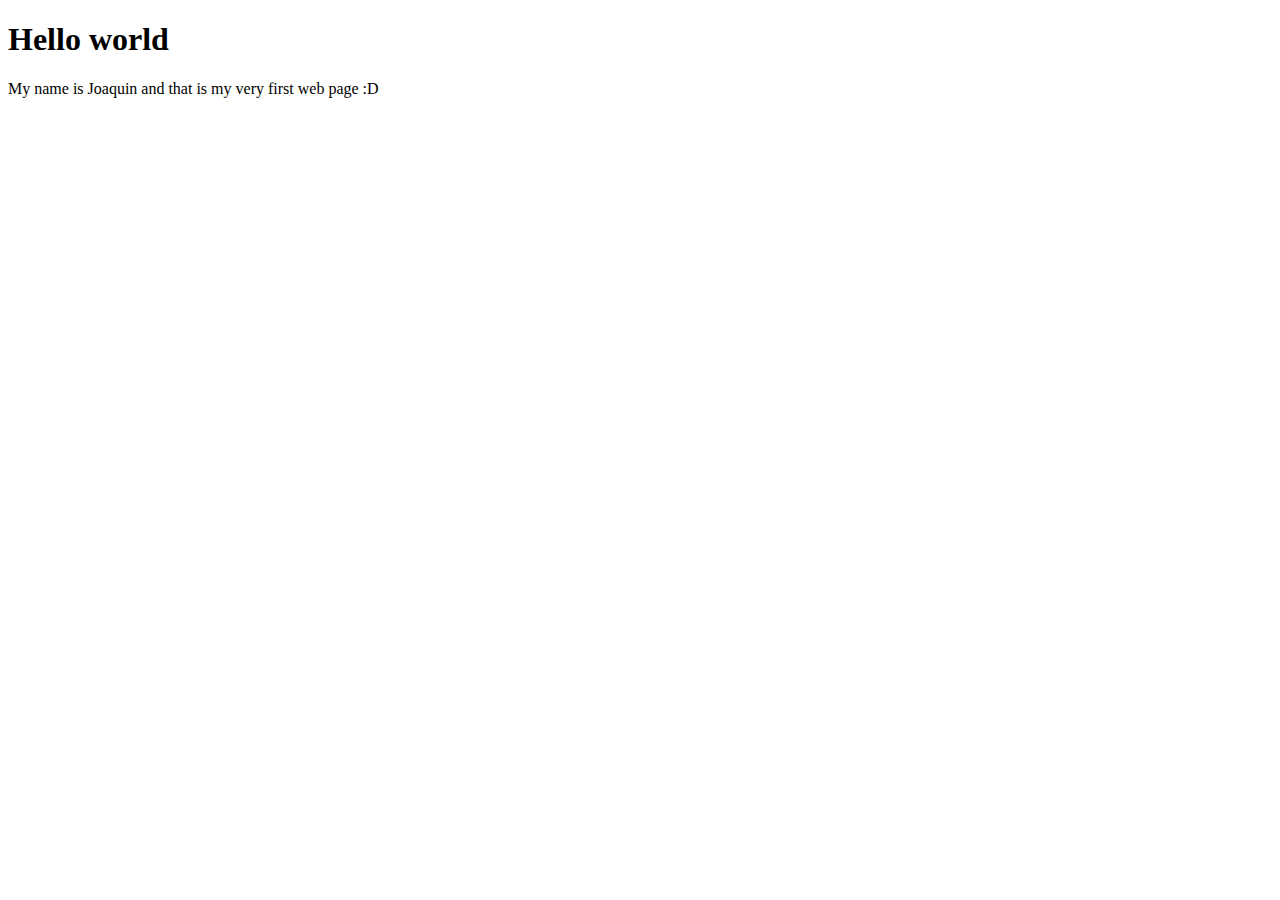
<file: build_responsible_html_css/01- Start/index.html>
<!DOCTYPE html>
<html lang="en">
<head>
    <meta charset="UTF-8">
    <meta name="viewport" content="width=device-width, initial-scale=1.0">
    <title>Hello world</title>
</head>
<body>
    <h1>Hello world</h1>
    <p>My name is Joaquin and that is my very first web page :D</p>
    
</body>
</html>
</file>
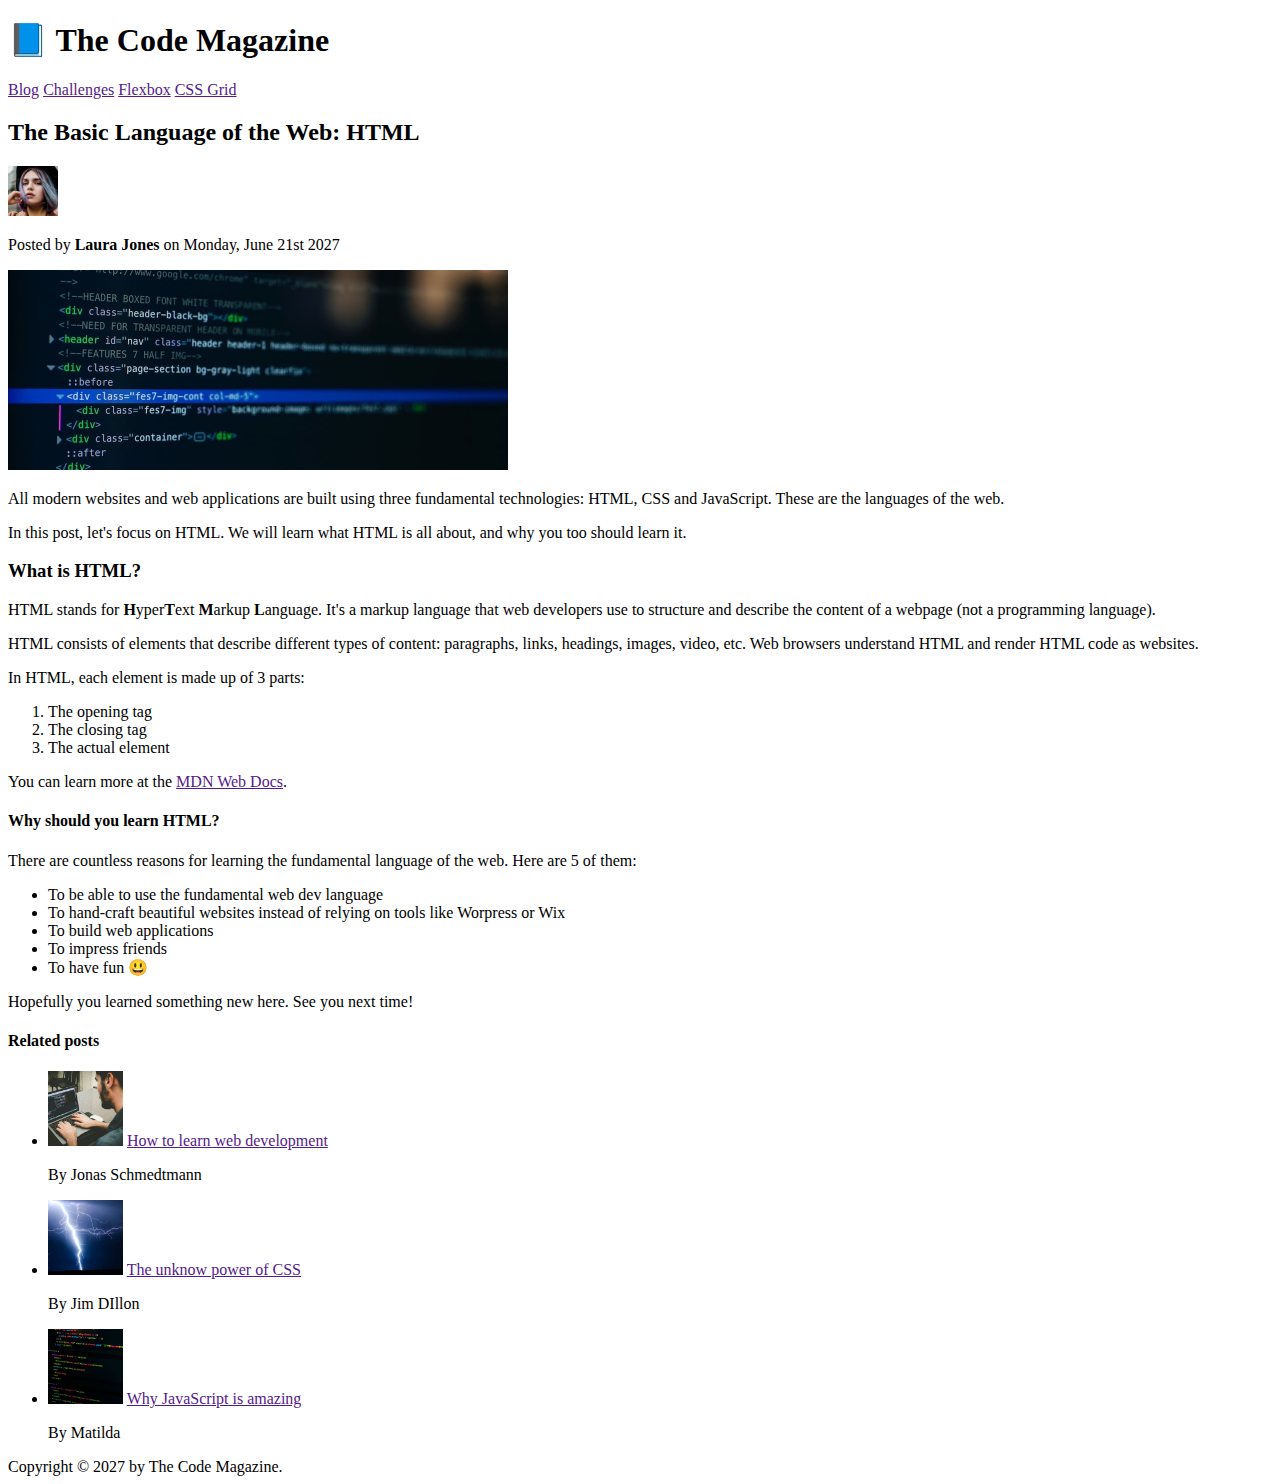
<file: build_responsible_html_css/02-HTML-Fundamentals/index.html>
<!DOCTYPE html>
<html lang="en">
<head>
    <meta charset="UTF-8">
    <meta name="viewport" content="width=device-width, initial-scale=1.0">
    <title>The basic language of the web</title>
</head>
<body>

    <h1>📘 The Code Magazine</h1>
    <article>
    <header>
        <a href="">Blog</a>
        <a href="">Challenges</a>
        <a href="">Flexbox</a>
        <a href=>CSS Grid</a>
    </header>
    <h2>The Basic Language of the Web: HTML</h2>
    <img src="img/laura-jones.jpg" alt="" height="50" width="50">
    <p>Posted by <b>Laura Jones</b> on Monday, June 21st 2027</p>
    <img src="img/post-img.jpg" alt="" height="200" width="500">
    <br>
    <p>All modern websites and web applications are built using three fundamental technologies: HTML, CSS and JavaScript. These are the languages of the web. </p>
    <p>In this post, let's focus on HTML. We will learn what HTML is all about, and why you too should learn it.</p>
    <h3>What is HTML?</h3>
    <p>HTML stands for <b>H</b>yper<b>T</b>ext <b>M</b>arkup <b>L</b>anguage. It's a markup language that web developers use to structure and describe the content of a webpage (not a programming language).</p>
    <p>HTML consists of elements that describe different types of content: paragraphs, links, headings, images, video, etc. Web browsers understand HTML and render HTML code as websites.</p>
    <p>In HTML, each element is made up of 3 parts:</p>
    <ol>
        <li>The opening tag</li>
        <li>The closing tag</li>
        <li>The actual element</li>
    </ol>
    <p>You can learn more at the <a href="">MDN Web Docs</a>.</p>
    <h4>Why should you learn HTML?</h4>
    <p>There are countless reasons for learning the fundamental language of the web. Here are 5 of them:</p>
    <ul>
        <li>To be able to use the fundamental web dev language</li>    
        <li>To hand-craft beautiful websites instead of relying on tools like Worpress or Wix</li>
        <li>To build web applications</li>
        <li>To impress friends</li>
        <li>To have fun 😃</li>            
    </ul>
    <p>Hopefully you learned something new here. See you next time!</p>
    <aside>
        <h4>Related posts</h4>
        <ul>
            <li>
                <img src="img/related-1.jpg" alt="" width="75" height="75"> <a href="">How to learn web development</a>
                <p>By Jonas Schmedtmann</p>
            </li>
            <li>
                <img src="img/related-2.jpg" alt="" width="75" height="75"> <a href="">The unknow power of CSS</a>
                <p>By Jim DIllon</p>
            </li>
            <li>
                <img src="img/related-3.jpg" alt="" width="75" height="75"> <a href="">Why JavaScript is amazing</a>
                <p>By Matilda</p>
            </li>            
        </ul>
    </aside>
    </article>
    <footer>Copyright © 2027 by The Code Magazine.</footer>
</body>
</html>
</file>
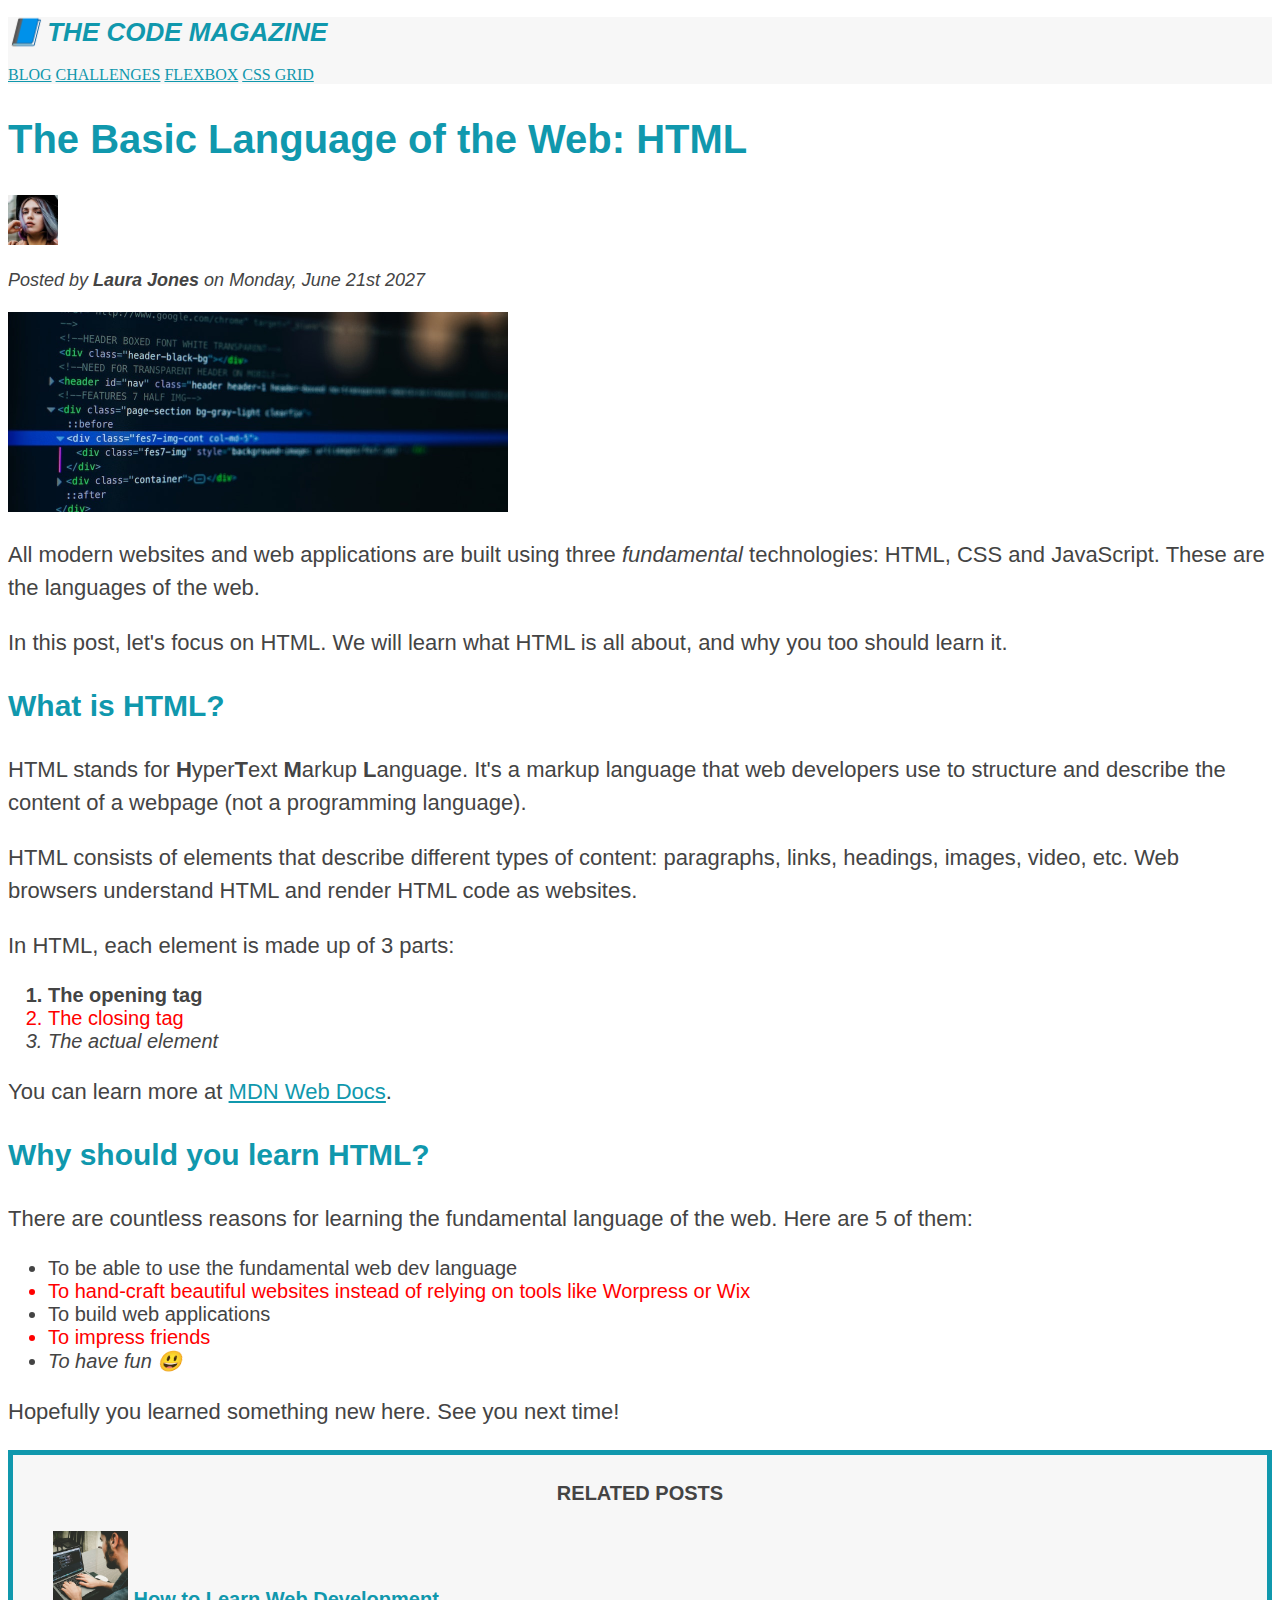
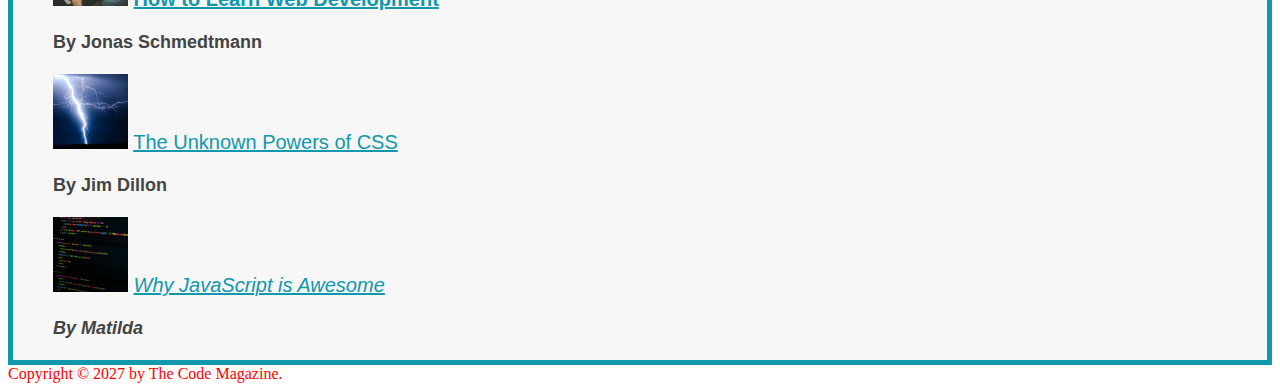
<file: build_responsible_html_css/03-CSS-Fundamentals/index.html>
<!DOCTYPE html>
<html lang="en">
  <head>
    <meta charset="UTF-8" />
    <title>The Basic Language of the Web: HTML</title>
    <link rel="stylesheet" href="style.css">
  </head>

  <body>
    <!--
    <h1>The Basic Language of the Web: HTML</h1>
    <h2>The Basic Language of the Web: HTML</h2>
    <h3>The Basic Language of the Web: HTML</h3>
    <h4>The Basic Language of the Web: HTML</h4>
    <h5>The Basic Language of the Web: HTML</h5>
    <h6>The Basic Language of the Web: HTML</h6>
    -->

    <header class="main-header">
      <h1>📘 The Code Magazine</h1>

      <nav>
        <a href="blog.html">Blog</a>
        <a href="#">Challenges</a>
        <a href="#">Flexbox</a>
        <a href="#">CSS Grid</a>
      </nav>
    </header>

    <article>
      <header>
        <h2>The Basic Language of the Web: HTML</h2>

        <img
          src="img/laura-jones.jpg"
          alt="Headshot of Laura Jones"
          height="50"
          width="50"
        />

        <p class="posted_by">Posted by <strong>Laura Jones</strong> on Monday, June 21st 2027</p>

        <img
          src="img/post-img.jpg"
          alt="HTML code on a screen"
          width="500"
          height="200"
        />
      </header>

      <p>
        All modern websites and web applications are built using three
        <em>fundamental</em>
        technologies: HTML, CSS and JavaScript. These are the languages of the
        web.
      </p>

      <p>
        In this post, let's focus on HTML. We will learn what HTML is all about,
        and why you too should learn it.
      </p>

      <h3>What is HTML?</h3>
      <p>
        HTML stands for <strong>H</strong>yper<strong>T</strong>ext
        <strong>M</strong>arkup <strong>L</strong>anguage. It's a markup
        language that web developers use to structure and describe the content
        of a webpage (not a programming language).
      </p>
      <p>
        HTML consists of elements that describe different types of content:
        paragraphs, links, headings, images, video, etc. Web browsers understand
        HTML and render HTML code as websites.
      </p>
      <p>In HTML, each element is made up of 3 parts:</p>

      <ol>
        <li class="first-li">The opening tag</li>
        <li>The closing tag</li>
        <li>The actual element</li>
      </ol>

      <p>
        You can learn more at
        <a
          href="https://developer.mozilla.org/en-US/docs/Web/HTML"
          target="_blank"
          class="hyperlinks"
          >MDN Web Docs</a
        >.
      </p>

      <h3>Why should you learn HTML?</h3>

      <p>
        There are countless reasons for learning the fundamental language of the
        web. Here are 5 of them:
      </p>

      <ul>
        <li>To be able to use the fundamental web dev language</li>
        <li>
          To hand-craft beautiful websites instead of relying on tools like
          Worpress or Wix
        </li>
        <li>To build web applications</li>
        <li>To impress friends</li>
        <li>To have fun 😃</li>
      </ul>

      <p>Hopefully you learned something new here. See you next time!</p>
    </article>

    <aside class="footer-web">
      <h4>Related posts</h4>

      <ul class="related-post">
        <li class="first-li">
          <img
            src="img/related-1.jpg"
            alt="Person programming"
            width="75"
            width="75"
          />
          <a href="#">How to Learn Web Development</a>
          <p class="related-author">By Jonas Schmedtmann</p>
        </li>
        <li>
          <img src="img/related-2.jpg" alt="Lightning" width="75" heigth="75" />
          <a href="#">The Unknown Powers of CSS</a>
          <p class="related-author">By Jim Dillon</p>
        </li>
        <li>
          <img
            src="img/related-3.jpg"
            alt="JavaScript code on a screen"
            width="75"
            height="75"
          />
          <a href="#">Why JavaScript is Awesome</a>
          <p class="related-author">By Matilda</p>
        </li>
      </ul>
    </aside>

    <footer id="copyright" class="copyright text">Copyright &copy; 2027 by The Code Magazine.</footer>
  </body>
</html>
</file>
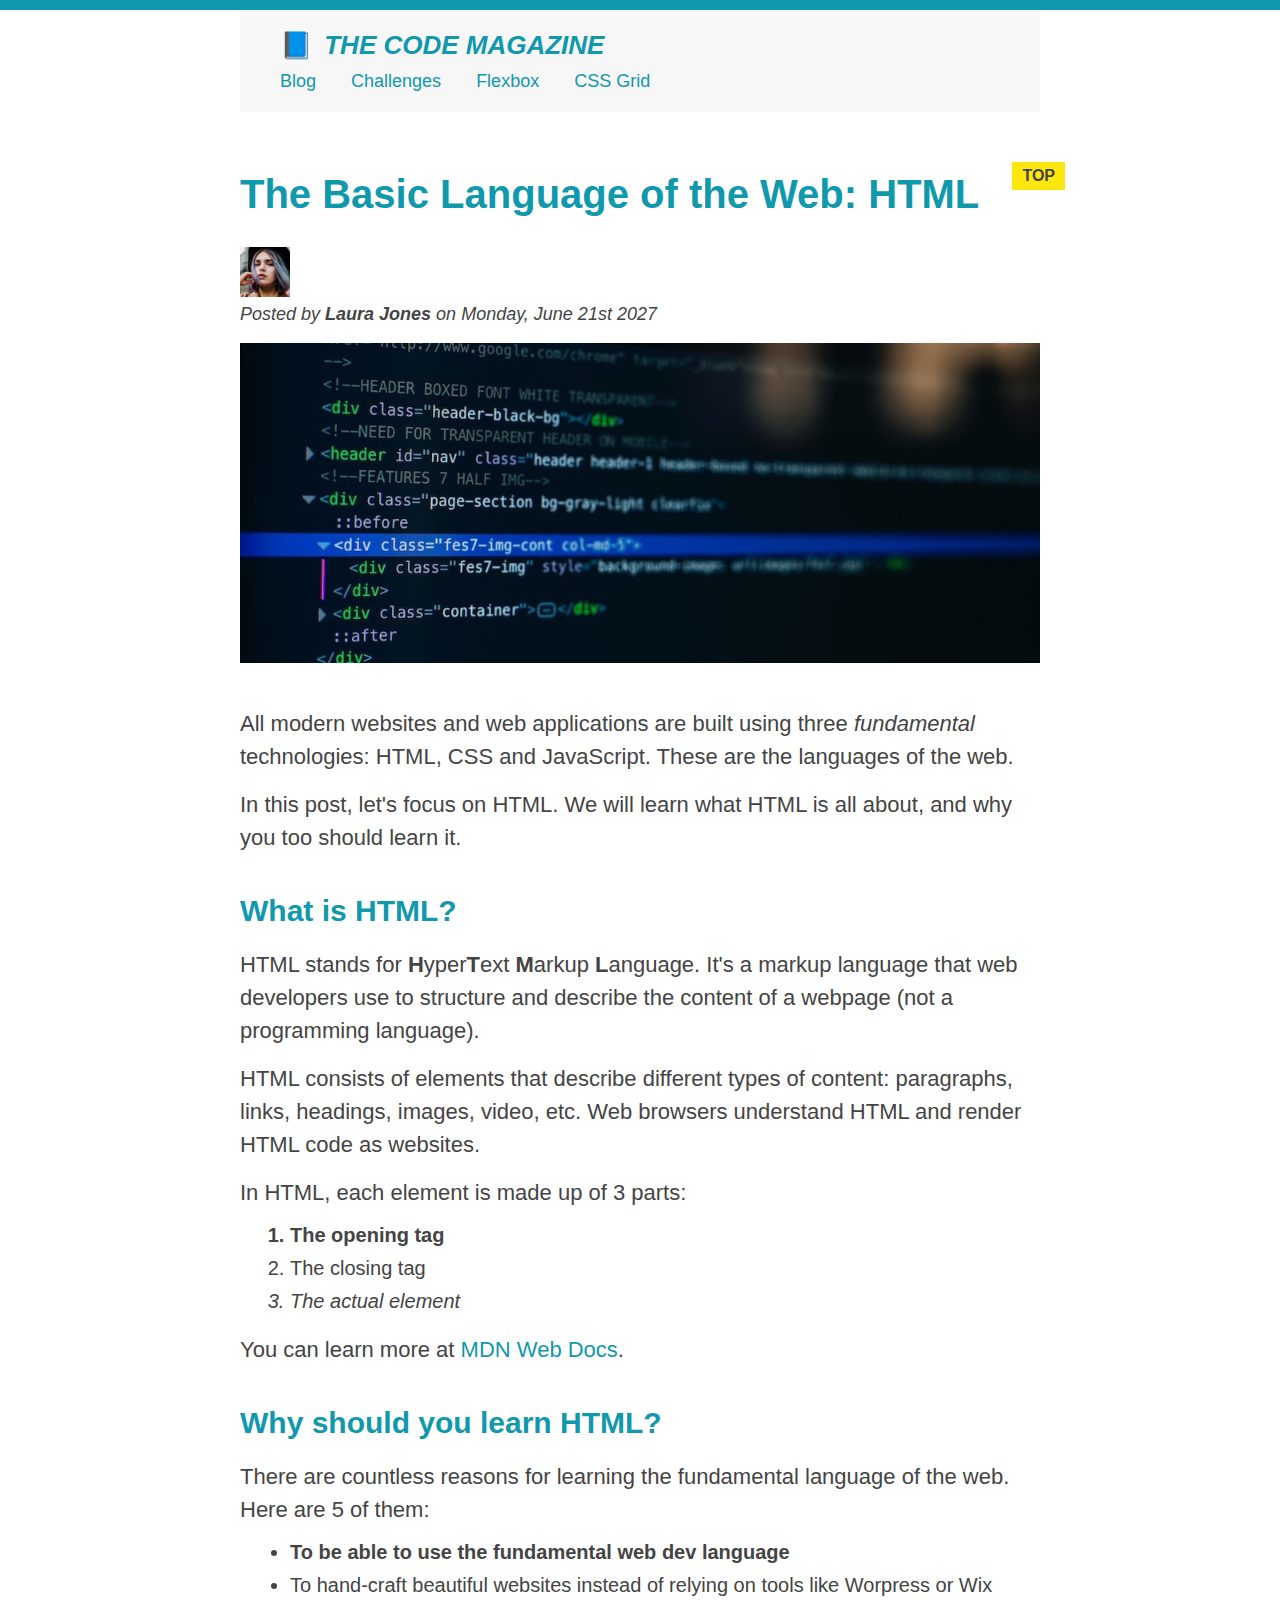
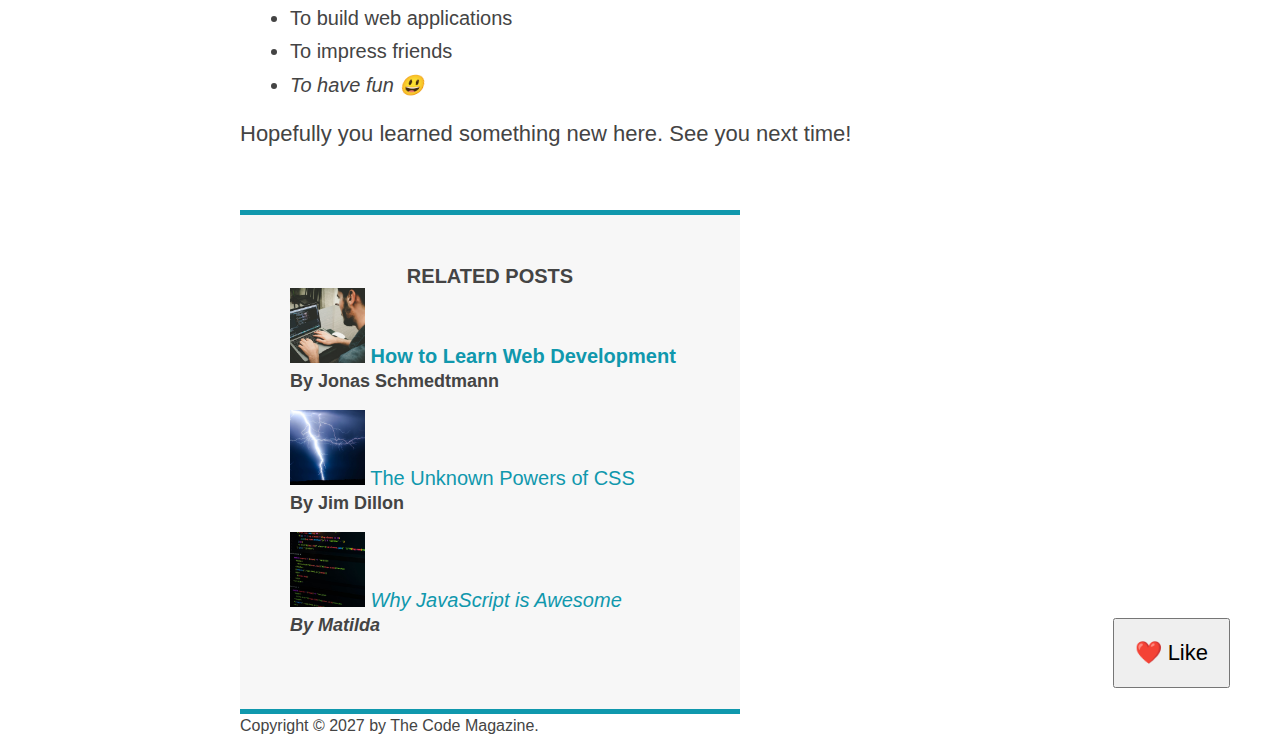
<file: build_responsible_html_css/04-CSS-Layouts/index.html>
<!DOCTYPE html>
<html lang="en">
  <head>
    <meta charset="UTF-8" />
    <link href="style.css" rel="stylesheet" />

    <title>The Basic Language of the Web: HTML</title>
  </head>

  <body>
    <!--
    <h1>The Basic Language of the Web: HTML</h1>
    <h2>The Basic Language of the Web: HTML</h2>
    <h3>The Basic Language of the Web: HTML</h3>
    <h4>The Basic Language of the Web: HTML</h4>
    <h5>The Basic Language of the Web: HTML</h5>
    <h6>The Basic Language of the Web: HTML</h6>
    -->

    <div class="container">
      <header class="main-header">
        <h1>📘 The Code Magazine</h1>

        <nav>
          <!-- <strong>This is the navigation</strong> -->
          <a href="blog.html">Blog</a>
          <a href="#">Challenges</a>
          <a href="#">Flexbox</a>
          <a href="#">CSS Grid</a>
        </nav>
      </header>

      <article>
        <header class="post-header">
          <h2>The Basic Language of the Web: HTML</h2>

          <img
            src="img/laura-jones.jpg"
            alt="Headshot of Laura Jones"
            height="50"
            width="50"
          />

          <p id="author">
            Posted by <strong>Laura Jones</strong> on Monday, June 21st 2027
          </p>

          <img
            src="img/post-img.jpg"
            alt="HTML code on a screen"
            width="500"
            height="200"
            class="post-img"
          />
          <button>❤️ Like</button>
        </header>

        <p>
          All modern websites and web applications are built using three
          <em>fundamental</em>
          technologies: HTML, CSS and JavaScript. These are the languages of the
          web.
        </p>

        <p>
          In this post, let's focus on HTML. We will learn what HTML is all
          about, and why you too should learn it.
        </p>

        <h3>What is HTML?</h3>
        <p>
          HTML stands for <strong>H</strong>yper<strong>T</strong>ext
          <strong>M</strong>arkup <strong>L</strong>anguage. It's a markup
          language that web developers use to structure and describe the content
          of a webpage (not a programming language).
        </p>
        <p>
          HTML consists of elements that describe different types of content:
          paragraphs, links, headings, images, video, etc. Web browsers
          understand HTML and render HTML code as websites.
        </p>
        <p>In HTML, each element is made up of 3 parts:</p>

        <ol>
          <li class="first-li">The opening tag</li>
          <li>The closing tag</li>
          <li>The actual element</li>
        </ol>

        <p>
          You can learn more at
          <a
            href="https://developer.mozilla.org/en-US/docs/Web/HTML"
            target="_blank"
            >MDN Web Docs</a
          >.
        </p>

        <h3>Why should you learn HTML?</h3>

        <p>
          There are countless reasons for learning the fundamental language of
          the web. Here are 5 of them:
        </p>

        <ul>
          <li class="first-li">
            To be able to use the fundamental web dev language
          </li>
          <li>
            To hand-craft beautiful websites instead of relying on tools like
            Worpress or Wix
          </li>
          <li>To build web applications</li>
          <li>To impress friends</li>
          <li>To have fun 😃</li>
        </ul>

        <p>Hopefully you learned something new here. See you next time!</p>
      </article>

      <aside>
        <h4>Related posts</h4>

        <ul class="related">
          <li>
            <img
              src="img/related-1.jpg"
              alt="Person programming"
              width="75"
              height="75"
            />
            <a href="#">How to Learn Web Development</a>
            <p class="related-author">By Jonas Schmedtmann</p>
          </li>
          <li>
            <img
              src="img/related-2.jpg"
              alt="Lightning"
              width="75"
              height="75"
            />
            <a href="#">The Unknown Powers of CSS</a>
            <p class="related-author">By Jim Dillon</p>
          </li>
          <li>
            <img
              src="img/related-3.jpg"
              alt="JavaScript code on a screen"
              width="75"
              height="75"
            />
            <a href="#">Why JavaScript is Awesome</a>
            <p class="related-author">By Matilda</p>
          </li>
        </ul>
      </aside>

      <footer>
        <p id="copyright" class="copyright text">
          Copyright &copy; 2027 by The Code Magazine.
        </p>
      </footer>
    </div>
  </body>
</html>
</file>
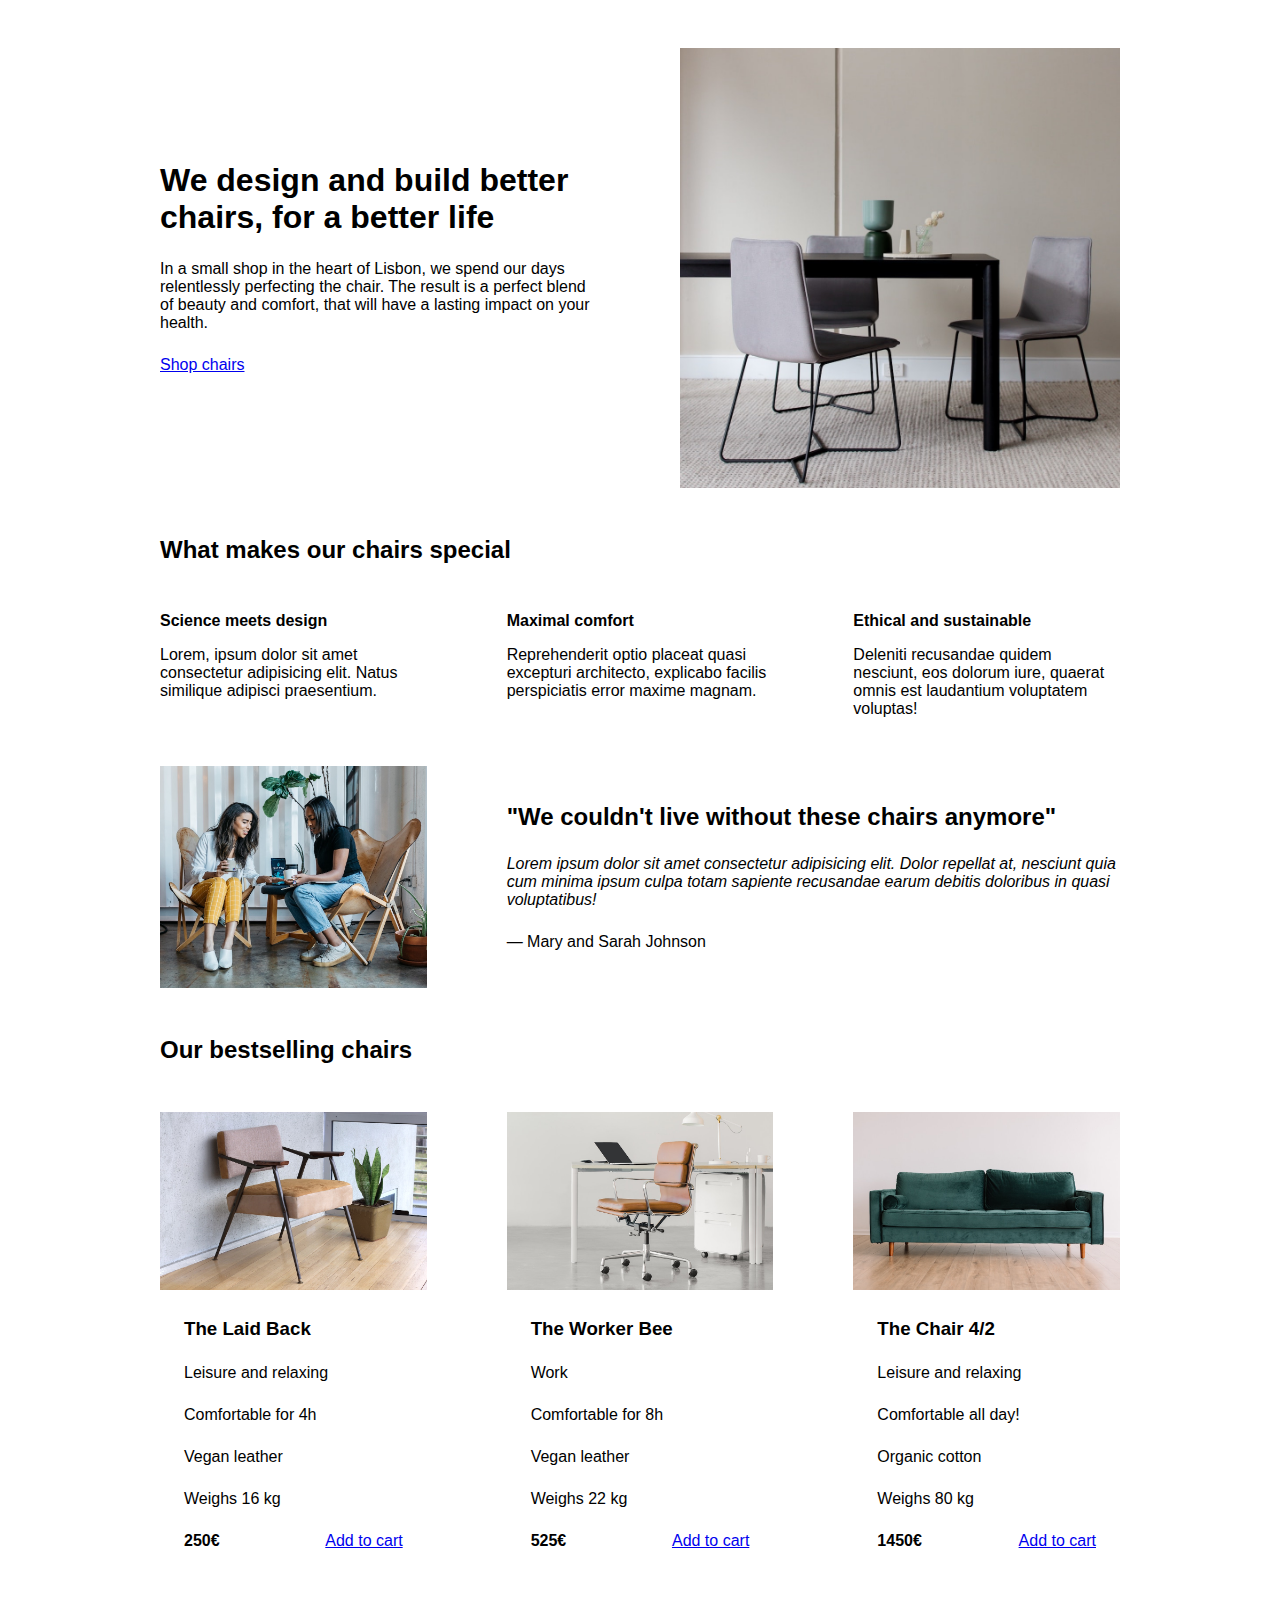
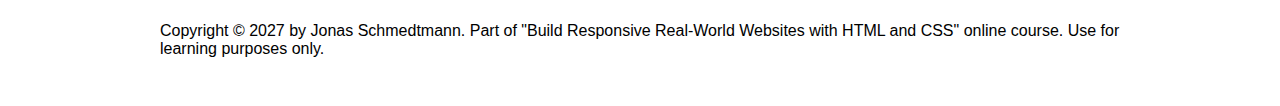
<file: build_responsible_html_css/05-Design/index.html>
<!DOCTYPE html>
<html lang="en">
  <head>
    <meta charset="UTF-8" />
    <meta http-equiv="X-UA-Compatible" content="IE=edge" />
    <meta name="viewport" content="width=device-width, initial-scale=1.0" />

    <link rel="stylesheet" href="style.css" />
    <title>Lisbon Chair Shop</title>
  </head>
  <body>
    <div class="container">
      <header>
        <div class="header-text-box">
          <h1>We design and build better chairs, for a better life</h1>
          <p class="header-text">
            In a small shop in the heart of Lisbon, we spend our days
            relentlessly perfecting the chair. The result is a perfect blend of
            beauty and comfort, that will have a lasting impact on your health.
          </p>
          <a class="btn btn--big" href="#">Shop chairs</a>
        </div>
        <img src="hero.jpg" alt="Photo" />
      </header>

      <section>
        <h2>What makes our chairs special</h2>
        <div class="grid-3-cols">
          <div>
            <p class="features-title"><strong>Science meets design</strong></p>
            <p class="features-text">
              Lorem, ipsum dolor sit amet consectetur adipisicing elit. Natus
              similique adipisci praesentium.
            </p>
          </div>

          <div>
            <p class="features-title">
              <strong>Maximal comfort</strong>
            </p>
            <p class="features-text">
              Reprehenderit optio placeat quasi excepturi architecto, explicabo
              facilis perspiciatis error maxime magnam.
            </p>
          </div>

          <div>
            <p class="features-title">
              <strong>Ethical and sustainable</strong>
            </p>
            <p class="features-text">
              Deleniti recusandae quidem nesciunt, eos dolorum iure, quaerat
              omnis est laudantium voluptatem voluptas!
            </p>
          </div>
        </div>
      </section>

      <section class="testimonial-section">
        <div class="grid-3-cols">
          <img src="customers.jpg" alt="People sitting on chairs" />
          <div class="testimonial-box">
            <h2>"We couldn't live without these chairs anymore"</h2>
            <blockquote class="testimonial-text">
              Lorem ipsum dolor sit amet consectetur adipisicing elit. Dolor
              repellat at, nesciunt quia cum minima ipsum culpa totam sapiente
              recusandae earum debitis doloribus in quasi voluptatibus!
            </blockquote>
            <p class="testimonial-author">&mdash; Mary and Sarah Johnson</p>
          </div>
        </div>
      </section>

      <section>
        <h2>Our bestselling chairs</h2>
        <div class="grid-3-cols">
          <figure class="chair">
            <img src="chair-1.jpg" alt="Chair" />
            <div class="chair-box">
              <h3>The Laid Back</h3>
              <ul class="chair-details">
                <li>
                  <!-- Span is a generic INLINE text element, it doesn't have any meaning. It's like a div element, but inline -->
                  <span>Leisure and relaxing</span>
                </li>
                <li>
                  <span>Comfortable for 4h</span>
                </li>
                <li>
                  <span>Vegan leather</span>
                </li>
                <li>
                  <span>Weighs 16 kg</span>
                </li>
              </ul>
              <div class="chair-price">
                <strong>250€</strong>
                <a href="#" class="btn btn--small">Add to cart</a>
              </div>
            </div>
          </figure>

          <figure class="chair">
            <img src="chair-2.jpg" alt="Chair" />
            <div class="chair-box">
              <h3>The Worker Bee</h3>
              <ul class="chair-details">
                <li>
                  <span>Work</span>
                </li>
                <li>
                  <span>Comfortable for 8h</span>
                </li>
                <li>
                  <span>Vegan leather</span>
                </li>
                <li>
                  <span>Weighs 22 kg</span>
                </li>
              </ul>
              <div class="chair-price">
                <strong>525€</strong>
                <a href="#" class="btn btn--small">Add to cart</a>
              </div>
            </div>
          </figure>

          <figure class="chair">
            <img src="chair-3.jpg" alt="Chair" />
            <div class="chair-box">
              <h3>The Chair 4/2</h3>
              <ul class="chair-details">
                <li>
                  <span>Leisure and relaxing</span>
                </li>
                <li>
                  <span>Comfortable all day!</span>
                </li>
                <li>
                  <span>Organic cotton</span>
                </li>
                <li>
                  <span>Weighs 80 kg</span>
                </li>
              </ul>
              <div class="chair-price">
                <strong>1450€</strong>
                <a href="#" class="btn btn--small">Add to cart</a>
              </div>
            </div>
          </figure>
        </div>
      </section>

      <footer>
        Copyright &copy; 2027 by Jonas Schmedtmann. Part of "Build Responsive
        Real-World Websites with HTML and CSS" online course. Use for learning
        purposes only.
      </footer>
    </div>
  </body>
</html>
</file>
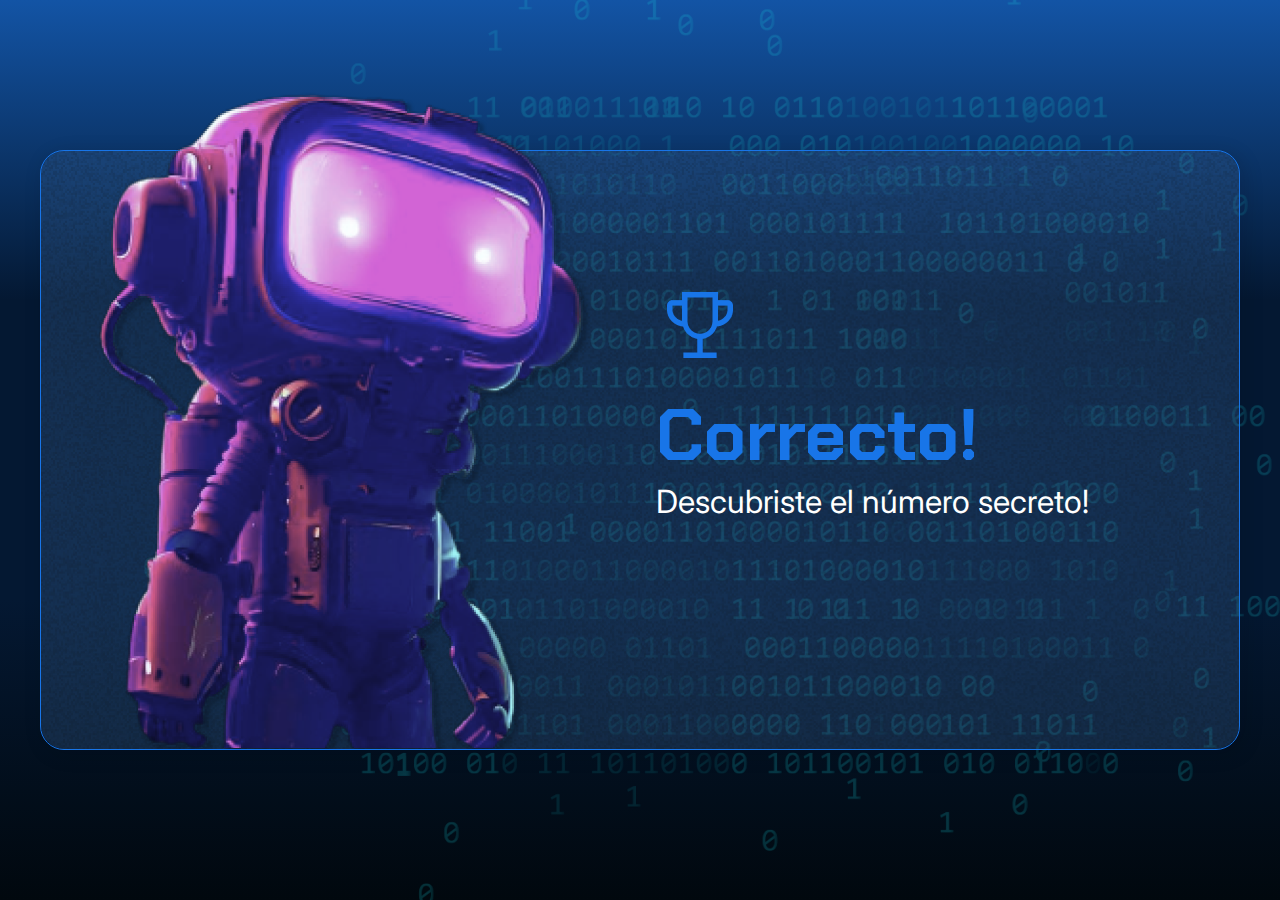
<file: ORACLE_ONE/2034-logica-programacion-1-Aula1/index.html>
<!DOCTYPE html>
<html lang="en">

<head>
    <meta charset="UTF-8">
    <meta name="viewport" content="width=device-width, initial-scale=1.0">
    <link rel="preconnect" href="https://fonts.googleapis.com">
    <link rel="preconnect" href="https://fonts.gstatic.com" crossorigin>
    <link href="https://fonts.googleapis.com/css2?family=Chakra+Petch:wght@700&family=Inter:wght@400;700&display=swap"
        rel="stylesheet">
    <link rel="stylesheet" href="style.css">
    <title>JS Game</title>
</head>
<script src="app.js"></script>

<body>
    <div class="container">
        <div class="container__contenido">
            <img src="./img/robot.png" alt="Robot" class="container__imagen-robot" />
            <div class="container__informaciones">
                <img src="./img/trophy.png" alt="Icono de trofeo" />
                <div class="container__texto">
                    <h1><span class="container__texto-azul">Correcto!</span></h1>
                    <h2>Descubriste el número secreto!</h2>
                </div>
            </div>
        </div>
    </div>
    <script src="app.js"></script>
</body>

</html>
</file>
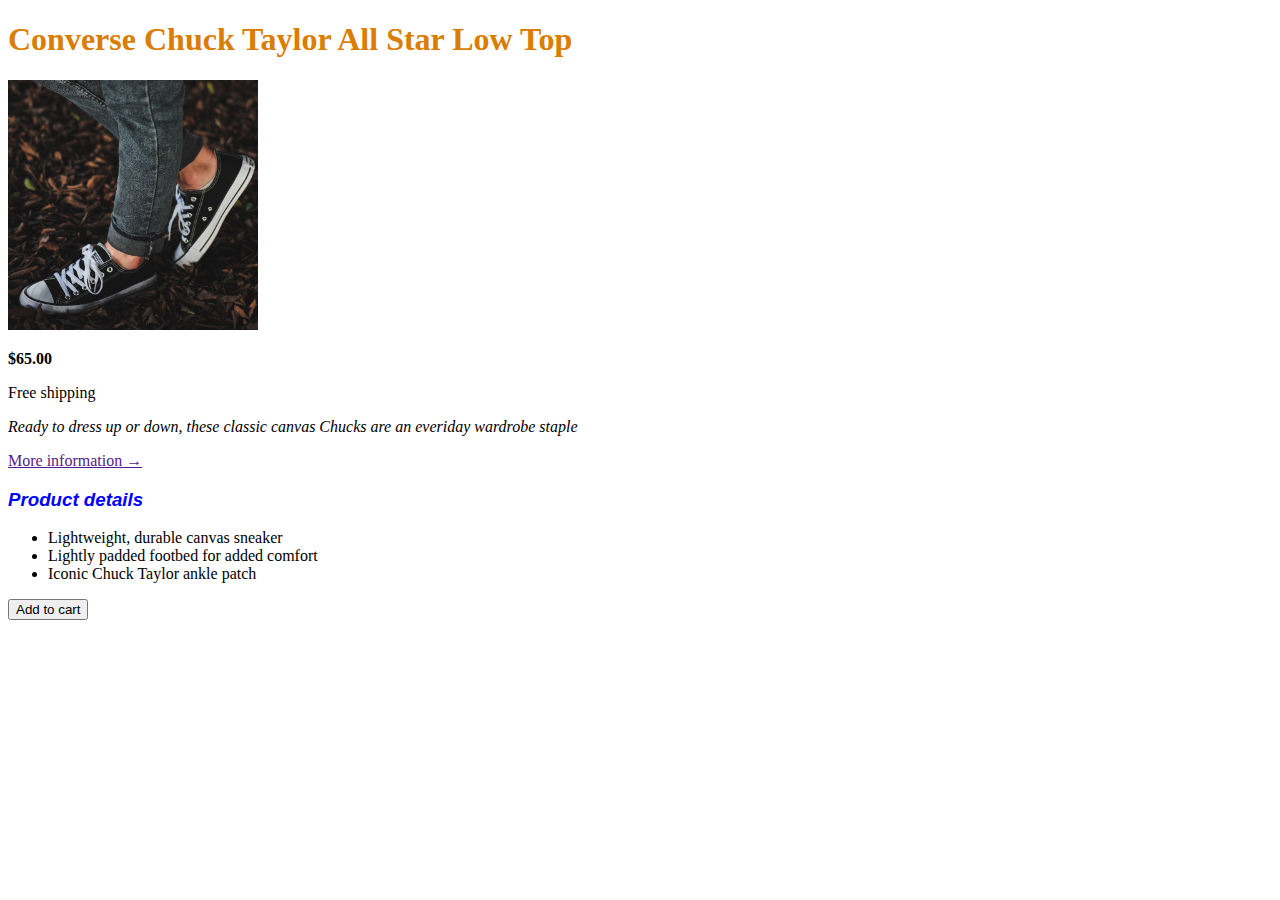
<file: build_responsible_html_css/02-HTML-Fundamentals/Challenge/index.html>
<!DOCTYPE html>
<html lang="en">
<head>
    <meta charset="UTF-8">
    <meta name="viewport" content="width=device-width, initial-scale=1.0">
    <title>Challenge #2</title>
    <link rel="stylesheet" href="style.css">
</head>
<body>
    <article>
        <h1 class="title">Converse Chuck Taylor All Star Low Top</h1>
        <img src="img/challenges.jpg" alt="" height="250" width="250">
        <p><strong>$65.00</strong></p>
        <p>Free shipping</p>
        <p class="text">Ready to dress up or down, these classic canvas Chucks are an everiday wardrobe staple</p>
        <a href="">More information &#8594;</a>
        <h3 class="details">Product details</h3>
        <ul>
            <li>Lightweight, durable canvas sneaker</li>
            <li>Lightly padded footbed for added comfort</li>
            <li>Iconic Chuck Taylor ankle patch</li>
        </ul>
        <button type="button">Add to cart</button>
    </article>
    <footer>

    </footer>
</body>
</html>
</file>
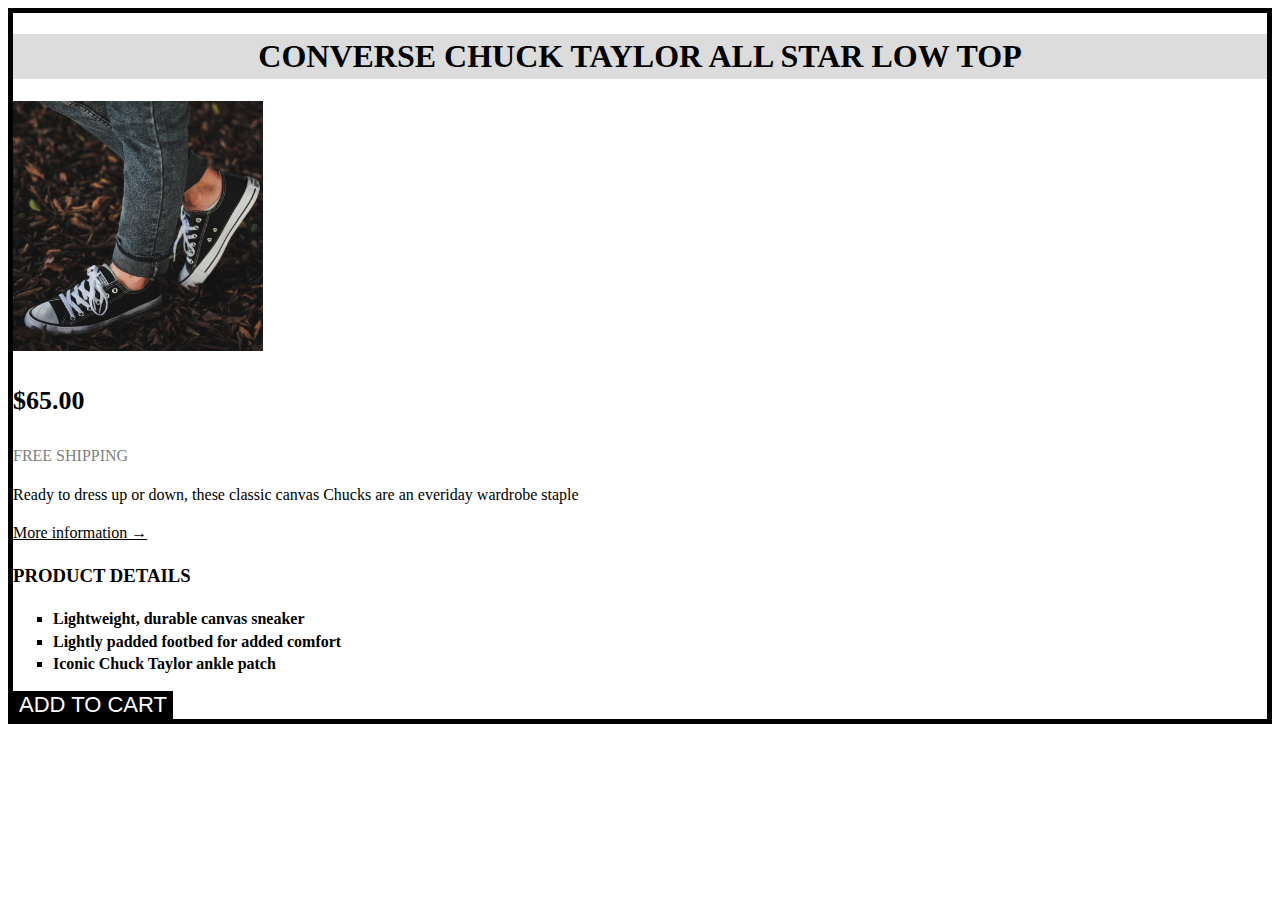
<file: build_responsible_html_css/03-CSS-Fundamentals/Challenge/index.html>
<!DOCTYPE html>
<html lang="en">
<head>
    <meta charset="UTF-8">
    <meta name="viewport" content="width=device-width, initial-scale=1.0">
    <title>Challenge #2</title>
    <link rel="stylesheet" href="style.css">
</head>
<body>
    <article>
        <h1 class="title">Converse Chuck Taylor All Star Low Top</h1>
        <img src="img/challenges.jpg" alt="" height="250" width="250">
        <p class="price"><strong>$65.00</strong></p>
        <p class="free">Free shipping</p>
        <p class="text">Ready to dress up or down, these classic canvas Chucks are an everiday wardrobe staple</p>
        <a class="link" href="">More information &#8594;</a>
        <h3 class="details">Product details</h3>
        <ul>
            <li>Lightweight, durable canvas sneaker</li>
            <li>Lightly padded footbed for added comfort</li>
            <li>Iconic Chuck Taylor ankle patch</li>
        </ul>
        <button type="button" class="button">Add to cart</button>
    </article>
    <footer>

    </footer>
</body>
</html>
</file>
<file: build_responsible_html_css/03-CSS-Fundamentals/style.css>
h1, 
h2, 
h3, 
h4, 
p,
li {
    font-family: sans-serif;
    color: #444;
}

h1,
h2,
h3 {
    color: #1098ad
}


h1 {
    font-size: 26px;
    font-family: sans-serif;
    text-transform: uppercase;
    font-style: italic;
}

nav {
    text-transform: uppercase;
}

h2 {
    font-size: 40px;
    font-family: sans-serif;
}

h3 {
    font-size: 30px;
    font-family: sans-serif;
}

h4 {
    font-size: 20px;
    font-family: sans-serif;
    text-transform: uppercase;
    text-align: center;
}

p {
    font-size: 22px;
    font-family: sans-serif;
    line-height: 1.5;
}

li {
    font-family: sans-serif;
    font-size: 20px;

}

.copyright {
    font-size: 16px;
}

.posted_by {
    font-style: italic;
    font-size: 18px;
}

.related-author {
    font-size: 18px;
    font-weight: bold;
    font-family: sans-serif;
}

.related-post {
    list-style: none;
}

.main-header {
    background-color: #f7f7f7;
}

.footer-web {
    background-color: #f7f7f7;
    border: 5px solid #1098ad;

}

.first-li {
    font-weight: bold;
}

li:last-child {
    font-style: italic;
}

li:nth-child(even) {
    color: red;
}

a:link {
    color: #1098ad;
}

a:visited {
    color: #1098ad;
}

a:hover {
    color: orangered;
    font-weight: bold;
    text-decoration: underline orangered;
    font-size: 30px;
}

a:active {
    background-color: black;
    font-style: italic;
}

/* LHVA */

#copyright {
    color: red;
}

.copyright {
    color: blue;
}

.text {
    color: yellow
}

footer p {
    color: green;
}
</file>
<file: build_responsible_html_css/04-CSS-Layouts/style.css>
* {
  /* border-top: 10px solid #1098ad; */
  margin: 0;
  padding: 0;
}

/* PAGE SECTIONS */
body {
  color: #444;
  font-family: sans-serif;

  border-top: 10px solid #1098ad;
  position: relative;
}

.container {
  width: 800px;
  /* margin-left: auto;
  margin-right: auto; */
  margin: 0 auto;
}

.main-header {
  background-color: #f7f7f7;
  /* padding: 20px;
  padding-left: 40px;
  padding-right: 40px; */
  padding: 20px 40px;
  margin-bottom: 60px;
  /* height: 80px; */
}

nav {
  font-size: 18px;
  /* text-align: center; */
}

article {
  margin-bottom: 60px;
}

.post-header {
  margin-bottom: 40px;
  /* position: relative; */
}

aside {
  background-color: #f7f7f7;
  border-top: 5px solid #1098ad;
  border-bottom: 5px solid #1098ad;
  /* padding-top: 50px;
  padding-bottom: 50px; */
  padding: 50px 0;
  width: 500px;
}

/* SMALLER ELEMENTS */
h1,
h2,
h3 {
  color: #1098ad;
}

h1 {
  font-size: 26px;
  text-transform: uppercase;
  font-style: italic;
}

h2 {
  font-size: 40px;
  margin-bottom: 30px;
}

h3 {
  font-size: 30px;
  margin-bottom: 20px;
  margin-top: 40px;
}

h4 {
  font-size: 20px;
  text-transform: uppercase;
  text-align: center;
}

p {
  font-size: 22px;
  line-height: 1.5;
  margin-bottom: 15px;
}

ul,
ol {
  margin-left: 50px;
  margin-bottom: 20px;
}

li {
  font-size: 20px;
  margin-bottom: 10px;
  /* display: inline; */
}

li:last-child {
  margin-bottom: 0;
}

/* footer p {
  font-size: 16px;
} */

/* article header p {
  font-style: italic;
} */

#author {
  font-style: italic;
  font-size: 18px;
}

#copyright {
  font-size: 16px;
}

.related-author {
  font-size: 18px;
  font-weight: bold;
}

/* ul {
  list-style: none;
} */

.related {
  list-style: none;
}

body {
  /* background-color: orangered; */
}

/* .first-li {
  font-weight: bold;
} */

li:first-child {
  font-weight: bold;
}

li:last-child {
  font-style: italic;
}

li:nth-child(even) {
  /* color: red; */
}

/* Misconception: this won't work! */
article p:first-child {
  color: red;
}

/* Styling links */
a:link {
  color: #1098ad;
  text-decoration: none;
}

a:visited {
  /* color: #777; */
  color: #1098ad;
}

a:hover {
  color: orangered;
  font-weight: bold;
  text-decoration: underline orangered;
}

a:active {
  background-color: black;
  font-style: italic;
}
/* LVHA */

.post-img {
  width: 100%;
  height: auto;
}

nav a:link {
  /* background-color: orangered;
  margin: 20px;
  padding: 20px;

  display: block; */

  margin-right: 30px;
  margin-top: 10px;
  display: inline-block;
}

nav a:link:last-child {
  margin-right: 0;
}

button {
  font-size: 22px;
  padding: 20px;
  cursor: pointer;

  position: absolute;
  /* top: 50px;
  left: 50px; */
  bottom: 50px;
  right: 50px;
}

h1::first-letter {
  font-style: normal;
  margin-right: 5px;
}

h3 + p::first-line {
  /* color: red; */
}

h2 {
  /* background-color: orange; */
  position: relative;
}

h2::before {
  content: "TOP";
  background-color: #ffe70e;
  color: #444;
  font-size: 16px;
  font-weight: bold;
  display: inline-block;
  padding: 5px 10px;
  position: absolute;
  top: -10px;
  right: -25px;
}

/* Resolving conflicts */
/* #copyright {
  color: red;
}

.copyright {
  color: blue;
}

.text {
  color: yellow;
}

footer p {
  color: green !important;
} */

/* nav a:link,
nav p {
  font-size: 18px;
} */
</file>
<file: build_responsible_html_css/05-Design/style.css>
/*
SPACING SYSTEM (px)
2 / 4 / 8 / 12 / 16 / 24 / 32 / 48 / 64 / 80 / 96 / 128

FONT SIZE SYSTEM (px)
10 / 12 / 14 / 16 / 18 / 20 / 24 / 30 / 36 / 44 / 52 / 62 / 74 / 86 / 98
*/

* {
  margin: 0;
  padding: 0;
  box-sizing: border-box;
}

/* ------------------------ */
/* GENERAL STYLES */
/* ------------------------ */
body {
  font-family: sans-serif;
}

.container {
  width: 960px;
  margin: 0 auto;
}

header,
section {
  margin-bottom: 48px;
}

h2 {
  margin-bottom: 48px;
}

.grid-3-cols {
  display: grid;
  grid-template-columns: repeat(3, 1fr);
  column-gap: 80px;
}

/* ------------------------ */
/* COMPONENT STYLES */
/* ------------------------ */

/* HEADER */
header {
  display: grid;
  grid-template-columns: repeat(2, 1fr);
  column-gap: 80px;
  margin-top: 48px;
}

.header-text-box {
  align-self: center;
}

h1 {
  margin-bottom: 24px;
}

.header-text {
  margin-bottom: 24px;
}

img {
  width: 100%;
}

/* FEATURES */
.features-icon {
}

.features-title {
  margin-bottom: 16px;
}

.features-text {
}

/* TESTIMONIAL */
.testimonial-section {
}

.testimonial-box {
  grid-column: 2 / -1;
  align-self: center;
}

.testimonial-box h2 {
  margin-bottom: 24px;
}

.testimonial-text {
  font-style: italic;
  margin-bottom: 24px;
}

/* CHAIRS */
.chair-box {
  padding: 24px;
}

h3 {
  margin-bottom: 24px;
}

.chair-details {
  list-style: none;
  margin-bottom: 24px;
}

.chair-details li {
  display: flex;
  align-items: center;
  gap: 12px;
  margin-bottom: 24px;
}

.chair-details li:last-child {
  margin-bottom: 0;
}

.chair-icon {
}

.chair-price {
  display: flex;
  justify-content: space-between;
}

footer {
  margin-bottom: 48px;
}
</file>
<file: ORACLE_ONE/2034-logica-programacion-1-Aula1/style.css>
* {
    box-sizing: border-box;
    margin: 0;
    padding: 0;
    color: white;
}

body {
    background: linear-gradient(#1354A5 0%, #041832 33.33%, #041832 66.67%, #01080E 100%);
    height: 100vh;
    display: flex;
    align-items: center;
    justify-content: center;
}


body::before {
    background-image: url("img/code.png");
    background-repeat: no-repeat;
    background-position: right;
    content: "";
    display: block;
    position: absolute;
    width: 100%;
    height: 100%;
    opacity: 0.4;
}

.container {
    width: 1200px;
    height: 600px;
    display: flex;
    align-items: center;
    justify-content: space-between;
    border-radius: 24px;
    border: 1px solid #1875E8;
    box-shadow: 4px 4px 20px 0px rgba(1, 8, 14, 0.15);
    background-image: url("img/Ruido.png");
    background-size: 100% 100%;
    position: relative;
}

.container__contenido {
    display: flex;
    align-items: center;
    position: absolute;
    bottom: 0;
}

.container__informaciones {
    flex: 1;
    padding: 20px;
}

.container__boton {
    border-radius: 16px;
    background: #1875E8;
    padding: 16px 24px;
    width: 100%;
    font-size: 24px;
    font-weight: 700;
    border: none;
    margin-top: 16px;
}

.container__texto {
    margin: 16px 0 16px 0;
}

.container__texto-azul {
    color: #1875E8;
}

h1 {
    font-family: 'Chakra Petch', sans-serif;
    font-size: 72px;
}

h2,
p,
button {
    font-family: 'Inter', sans-serif;
}

h2 {
    font-size: 32px;
    font-weight: 400;
}
</file>
<file: build_responsible_html_css/02-HTML-Fundamentals/Challenge/style.css>
.text {
    font-style: italic;
}

.title {
    color: rgb(219, 125, 1);
}

.details {
    font-family: sans-serif;
    font-style: italic;
    font-weight: bold;
    color: #00f;
}

.text, .title, .details {
    text-align: left;
}
</file>
<file: build_responsible_html_css/03-CSS-Fundamentals/Challenge/style.css>
* {
    font-style: sans-serif;
}

body {
    border: black solid 5px;
    line-height: 1.4;
}

.title {
    color: black;
    font-weight: bold;
    text-transform: uppercase;
    background-color: gainsboro;
    justify-content: center;
    text-align: center;
}

.details {
    font-weight: bold;
    color: #000;
    text-transform: uppercase;
}

.price {
    font-size: 26px;
    font-weight: bold;
}

.free {
    color: gray;
    text-transform: uppercase;
}

ul {
    font-weight: bold;
    list-style: square;
}

.link {
    color: black;
    text-decoration: underline;
}

.link:hover {
    color: black;
    text-decoration: none;
}

.link:visited {
    color: black;
    text-decoration: underline;
}

.button {
    border: none;
    background-color: black;
    font-size: 22px;
    color: #fff;
    text-transform: uppercase;
}

.button:hover {
    border: none;
    background-color: gainsboro;
    font-size: 22px;
    color: #000;
    text-transform: uppercase;
}
</file>
